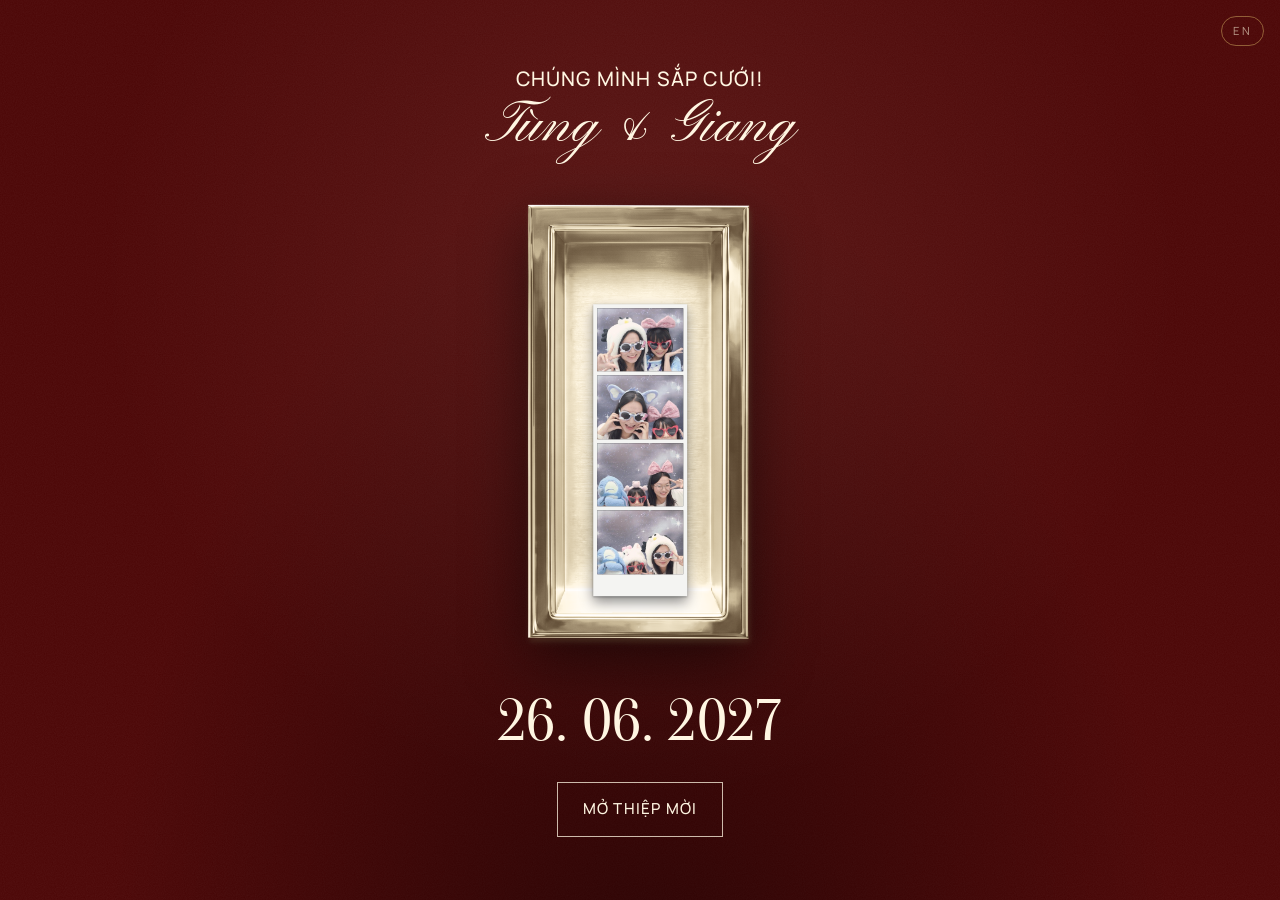
<file: src/index.html>
<!doctype html>
<html lang="vi">
<head>
  <meta charset="utf-8">
  <meta name="viewport" content="width=device-width, initial-scale=1">
  <!-- PLACEHOLDER: names -->
  <title data-i18n="booth.title">Tùng &amp; Giang · Lưu ngày cưới</title>
  <meta name="description" content="Chúng mình sắp cưới — hãy lưu lại ngày này nhé." data-i18n-attr="content:booth.desc">
  <meta name="theme-color" content="#4b0505">
  <link rel="icon" href="data:image/svg+xml,%3Csvg xmlns=%27http://www.w3.org/2000/svg%27 viewBox=%270 0 64 64%27%3E%3Ccircle cx=%2732%27 cy=%2732%27 r=%2730%27 fill=%27%234b0505%27 stroke=%27%23c9a25c%27 stroke-width=%273%27/%3E%3Cpath d=%27M32 46s-14-8-14-17a7 7 0 0 1 14-2 7 7 0 0 1 14 2c0 9-14 17-14 17z%27 fill=%27%23f6ecd9%27/%3E%3C/svg%3E">
  <link rel="stylesheet" href="assets/css/fonts.css">
  <link rel="stylesheet" href="assets/css/style.css">
  <script>
    document.documentElement.classList.add("js");
    // Saved non-default language: hide the page until i18n.js has translated it.
    try {
      if (localStorage.getItem("lang") === "en") {
        document.documentElement.classList.add("i18n-wait");
        setTimeout(() => document.documentElement.classList.remove("i18n-wait"), 2000);
      }
    } catch (e) {}
    // Arriving through a view transition: skip entrance fades on shared
    // elements so the morph lands on visible content.
    addEventListener("pagereveal", (e) => {
      if (e.viewTransition) document.documentElement.classList.add("vt-arrive");
    });
    // No cross-document view transitions (e.g. Firefox): use the fade fallback.
    if (!("onpagereveal" in window)) document.documentElement.classList.add("vt-fallback");
    // Personal link (?g=<token>): carry the token to the invitation and fetch
    // the guest's name now, so the invitation can greet them without waiting.
    const token = new URLSearchParams(location.search).get("g");
    const guestApi = token && /^[A-Za-z0-9_-]{22}$/.test(token) ? "/api/guest?g=" + token : "";
    const invitation = "invitation" + (guestApi ? "?g=" + token : "");
    if (guestApi) {
      fetch(guestApi)
        .then((res) => (res.ok ? res.json() : null))
        .then((guest) => {
          if (!guest || !guest.name) return;
          // Same guest: keep what we saved before (e.g. their reply).
          let saved = null;
          try { saved = JSON.parse(localStorage.getItem("guest")); } catch (e) {}
          const keep = saved && saved.token === token ? saved : {};
          localStorage.setItem("guest", JSON.stringify(Object.assign({}, keep, { token, name: guest.name })));
        })
        .catch(() => {});
    }
    // Chrome/Edge: render the invitation in the background so it opens instantly.
    // No speculation rules (Firefox, Safari): prefetch the invitation and its
    // assets into the cache so opening it doesn't wait on the network.
    if (HTMLScriptElement.supports && HTMLScriptElement.supports("speculationrules")) {
      const rules = document.createElement("script");
      rules.type = "speculationrules";
      rules.textContent = JSON.stringify({ prerender: [{ urls: [invitation], eagerness: "immediate" }] });
      document.head.append(rules);
    } else {
      [
        invitation,
        "assets/js/i18n.js",
        "assets/js/invitation.js",
        "assets/img/photo-1.svg",
        "assets/img/photo-2.svg",
        "assets/fonts/cormorant-garamond-normal-400-latin.woff2",
        "assets/fonts/cormorant-garamond-normal-500-latin.woff2",
        "assets/fonts/cormorant-garamond-italic-400-latin.woff2",
        "assets/fonts/manrope-normal-400-latin.woff2",
        "assets/fonts/manrope-normal-600-latin.woff2",
        "assets/fonts/cormorant-garamond-normal-400-vietnamese.woff2",
        "assets/fonts/cormorant-garamond-normal-500-vietnamese.woff2",
        "assets/fonts/manrope-normal-400-vietnamese.woff2",
        "assets/fonts/manrope-normal-600-vietnamese.woff2",
        "assets/fonts/pinyon-script-normal-400-vietnamese.woff2",
      ].forEach((href) => {
        const link = document.createElement("link");
        link.rel = "prefetch";
        link.href = href;
        document.head.append(link);
      });
    }
  </script>
</head>
<body>
  <button class="lang lang--corner" type="button" data-lang-toggle data-i18n="lang.toggle" data-i18n-attr="aria-label:lang.label" aria-label="Switch to English">EN</button>
  <main class="booth">
    <header class="booth__intro">
      <p class="eyebrow" data-i18n="booth.eyebrow">Chúng mình sắp cưới!</p>
      <!-- PLACEHOLDER: names -->
      <h1 class="script">Tùng &amp; Giang</h1>
    </header>

    <div class="shadowbox">
      <img class="shadowbox__frame" src="assets/img/frame.png" alt="" width="408" height="799">
      <div class="shadowbox__recess">
        <figure class="strip" aria-label="Dải ảnh photobooth của cô dâu chú rể" data-i18n-attr="aria-label:booth.strip">
          <div class="strip__frame"><img src="assets/img/photobooth/photo-1.png" alt="" width="317" height="226"></div>
          <div class="strip__frame"><img src="assets/img/photobooth/photo-2.png" alt="" width="316" height="224"></div>
          <div class="strip__frame"><img src="assets/img/photobooth/photo-3.png" alt="" width="316" height="229"></div>
          <div class="strip__frame"><img src="assets/img/photobooth/photo-4.png" alt="" width="319" height="227"></div>
        </figure>
      </div>
    </div>

    <!-- PLACEHOLDER: date -->
    <p class="booth__date" data-after style="--i:0"><time datetime="2027-06-26" data-i18n="booth.date">26. 06. 2027</time></p>

    <a class="btn btn--square" href="invitation" data-after style="--i:1" data-i18n="booth.open">Mở thiệp mời</a>
  </main>

  <script src="assets/js/i18n.js"></script>
  <script>
    document.querySelector('a[href="invitation"]').href = invitation;
  </script>
  <script src="assets/js/page-transitions.js"></script>
</body>
</html>
</file>
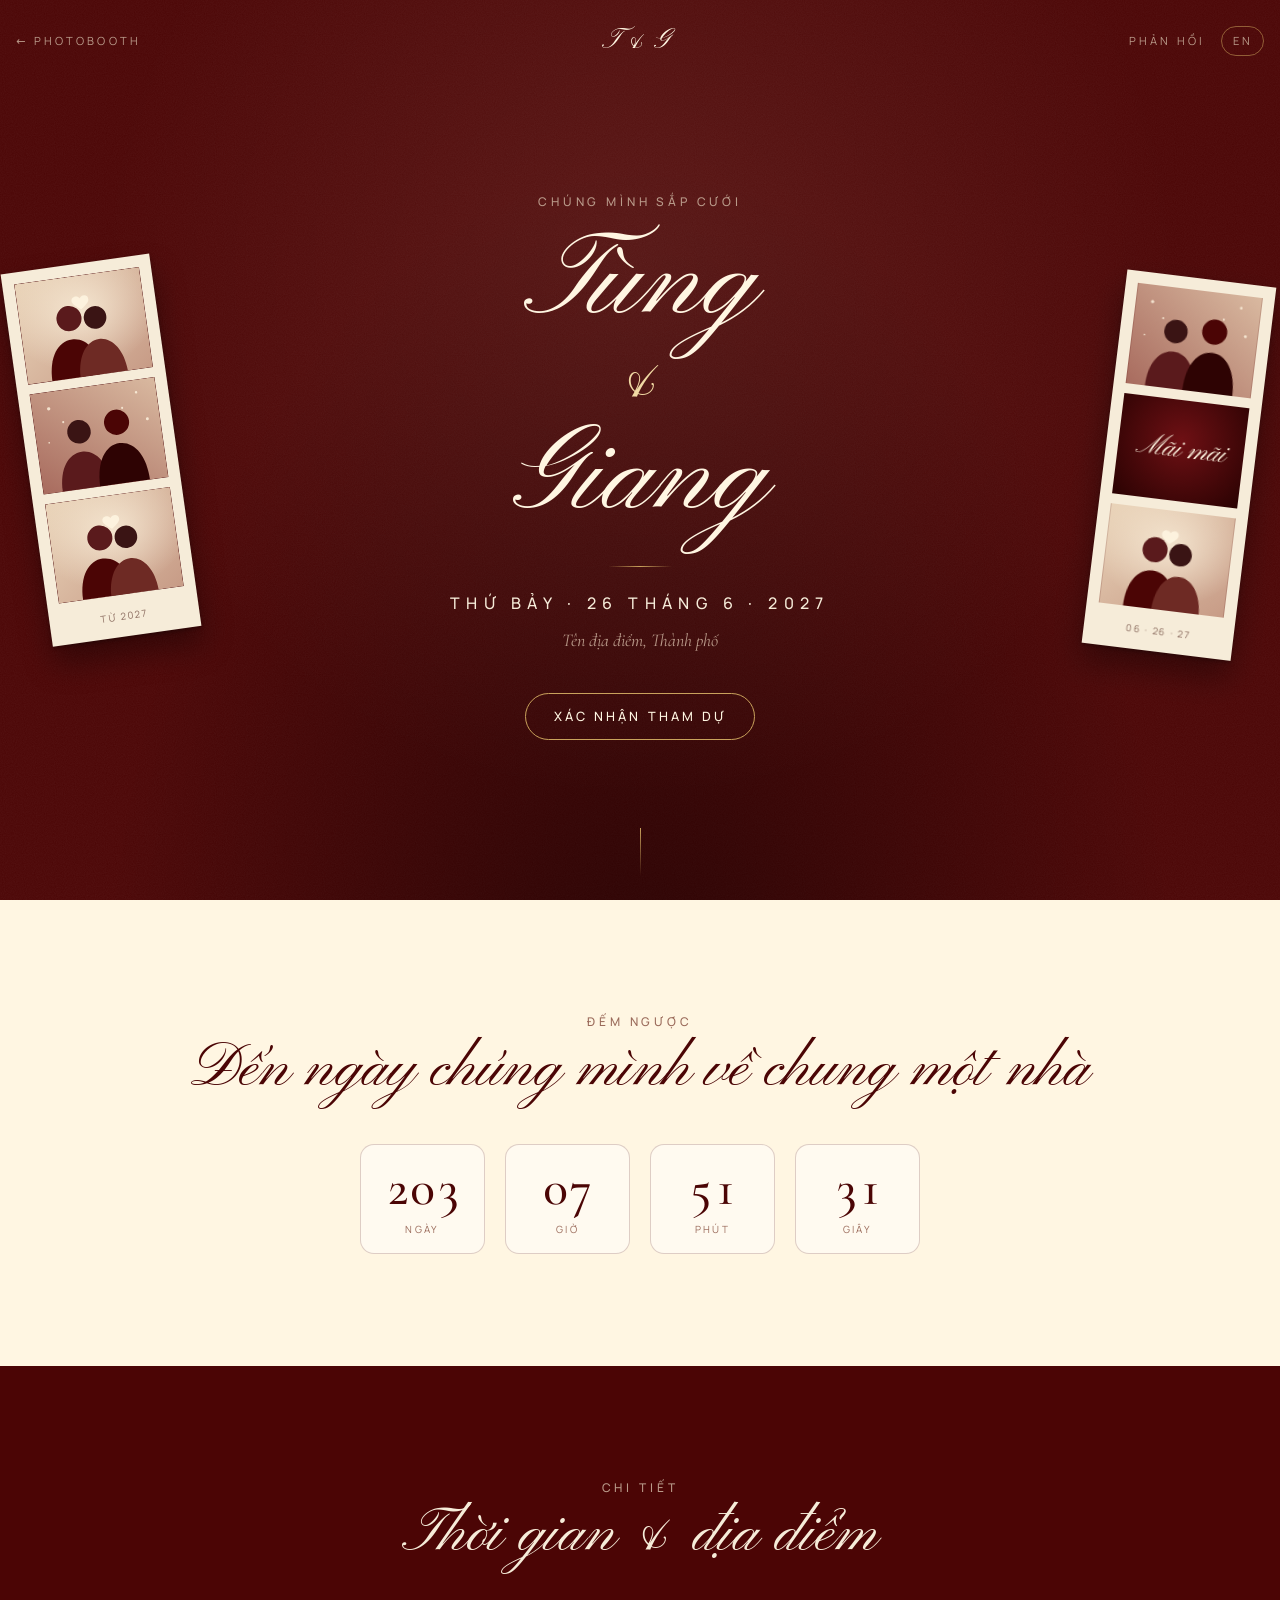
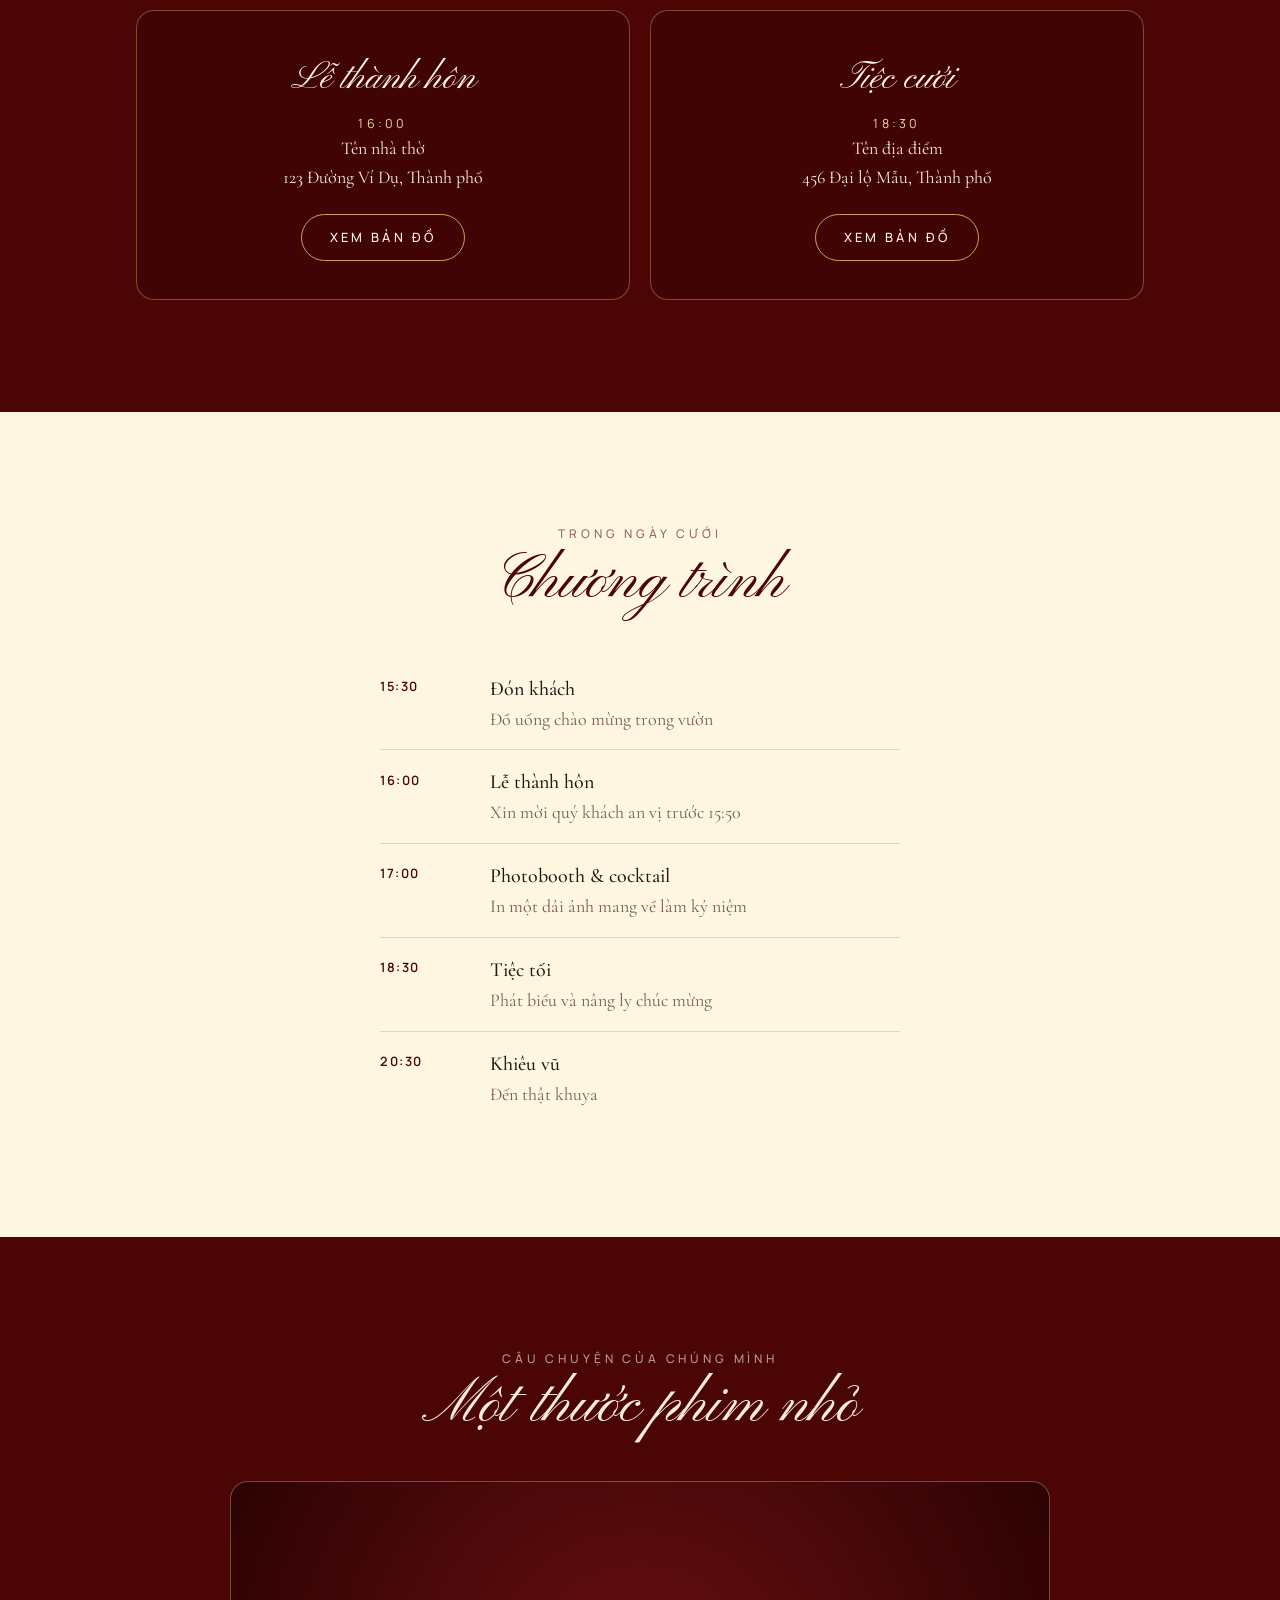
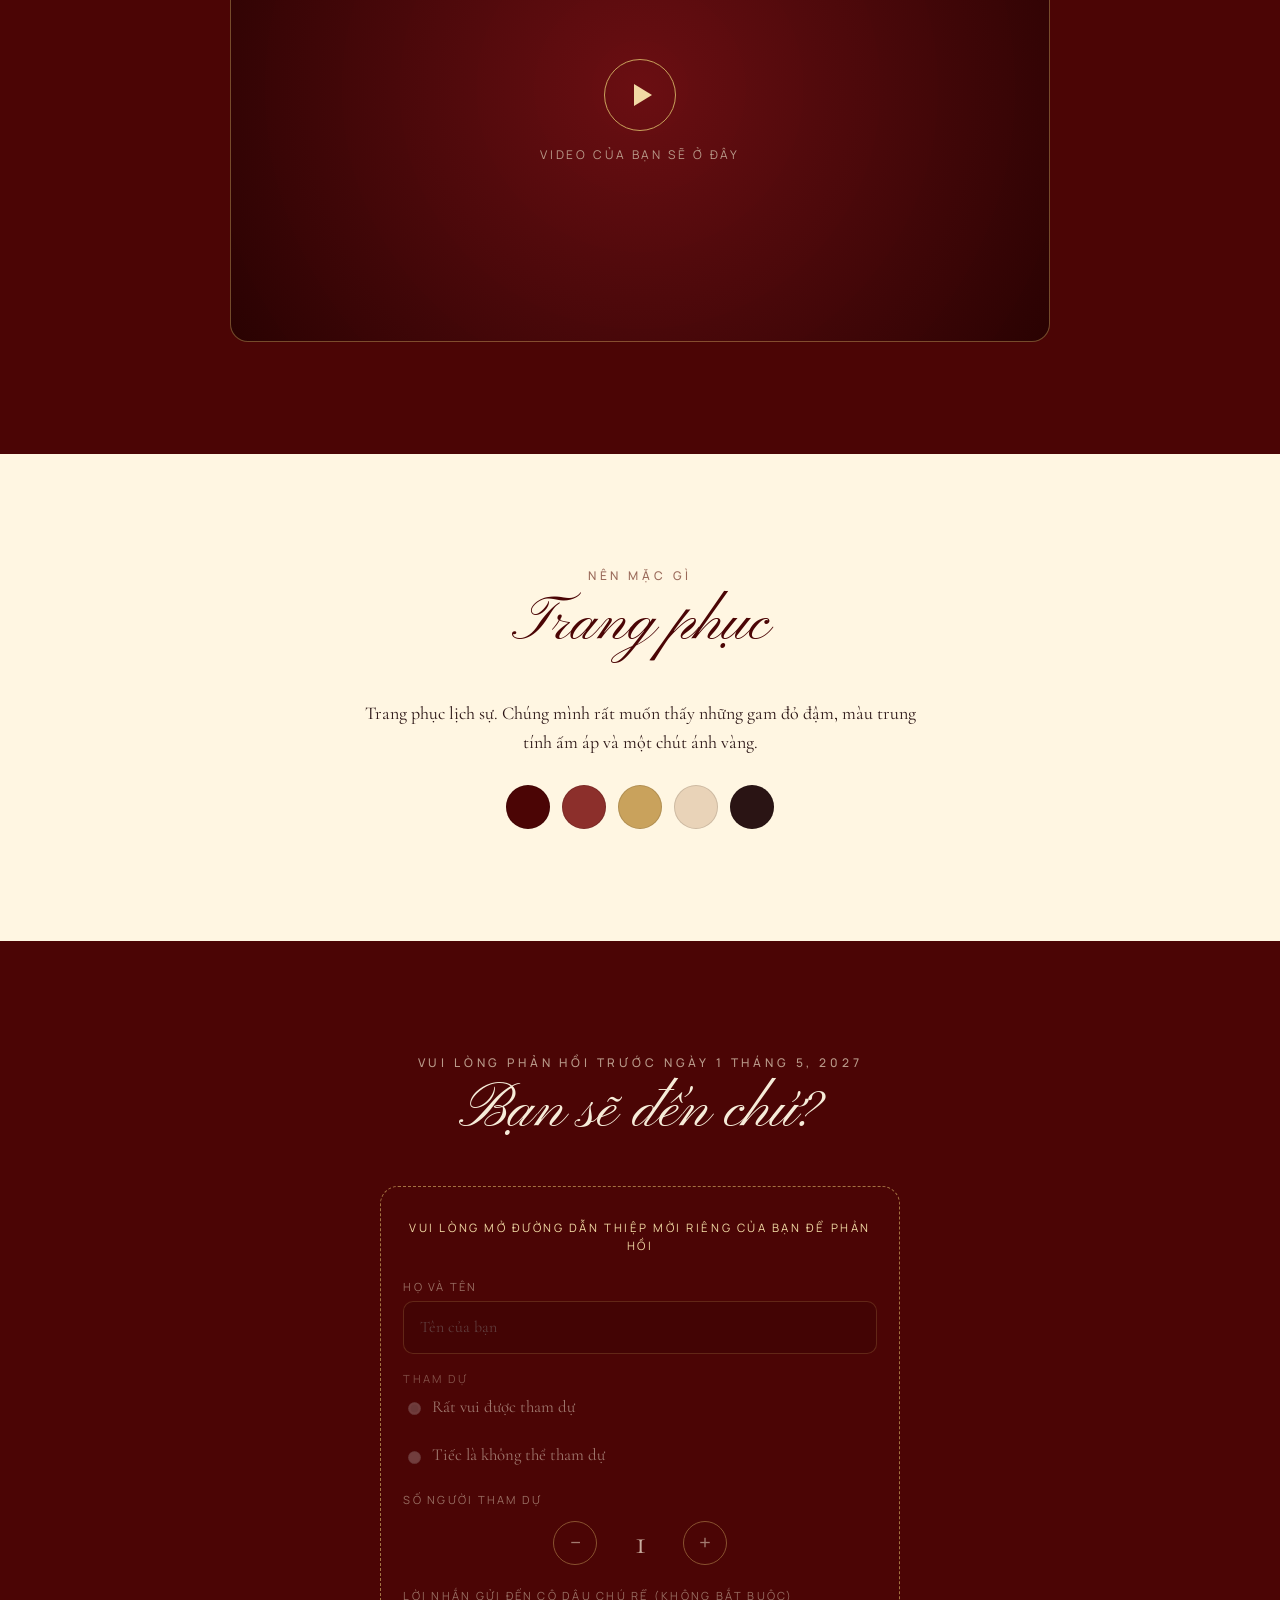
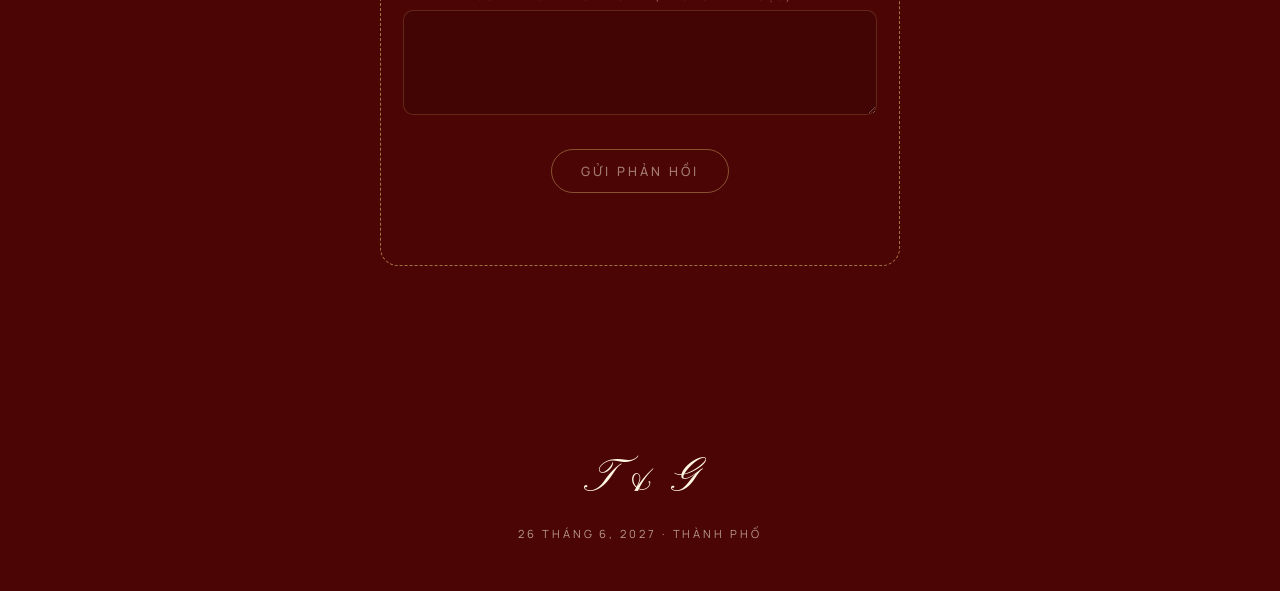
<file: src/invitation.html>
<!doctype html>
<html lang="vi">
<head>
  <meta charset="utf-8">
  <meta name="viewport" content="width=device-width, initial-scale=1">
  <!-- PLACEHOLDER: names -->
  <title data-i18n="inv.title">Tùng &amp; Giang · Thiệp mời</title>
  <meta name="description" content="Trân trọng kính mời bạn đến dự lễ cưới của chúng mình." data-i18n-attr="content:inv.desc">
  <meta name="theme-color" content="#4b0505">
  <link rel="icon" href="data:image/svg+xml,%3Csvg xmlns=%27http://www.w3.org/2000/svg%27 viewBox=%270 0 64 64%27%3E%3Ccircle cx=%2732%27 cy=%2732%27 r=%2730%27 fill=%27%234b0505%27 stroke=%27%23c9a25c%27 stroke-width=%273%27/%3E%3Cpath d=%27M32 46s-14-8-14-17a7 7 0 0 1 14-2 7 7 0 0 1 14 2c0 9-14 17-14 17z%27 fill=%27%23f6ecd9%27/%3E%3C/svg%3E">
  <link rel="stylesheet" href="assets/css/fonts.css">
  <link rel="stylesheet" href="assets/css/style.css">
  <script>
    document.documentElement.classList.add("js");
    // Saved non-default language: hide the page until i18n.js has translated it.
    try {
      if (localStorage.getItem("lang") === "en") {
        document.documentElement.classList.add("i18n-wait");
        setTimeout(() => document.documentElement.classList.remove("i18n-wait"), 2000);
      }
    } catch (e) {}
    // Personal link: reserve room for the greeting so it doesn't shift the hero.
    if (new URLSearchParams(location.search).has("g")) document.documentElement.classList.add("has-guest");
    // Arriving through a view transition: skip entrance fades on shared
    // elements so the morph lands on visible content.
    addEventListener("pagereveal", (e) => {
      if (e.viewTransition) document.documentElement.classList.add("vt-arrive");
    });
    // No cross-document view transitions (e.g. Firefox): use the fade fallback.
    if (!("onpagereveal" in window)) document.documentElement.classList.add("vt-fallback");
    // Prerendered from the booth page: hold entrance animations until shown.
    if (document.prerendering) {
      document.documentElement.classList.add("is-prerendering");
      document.addEventListener("prerenderingchange", () => {
        document.documentElement.classList.remove("is-prerendering");
      }, { once: true });
    }
  </script>
</head>
<body>
  <nav class="topbar" aria-label="Điều hướng" data-i18n-attr="aria-label:nav.label">
    <a href="/" data-i18n="nav.back">← Photobooth</a>
    <!-- PLACEHOLDER: initials -->
    <span class="monogram" aria-hidden="true">T &amp; G</span>
    <span class="topbar__end">
      <a href="#reply" data-i18n="nav.reply">Phản hồi</a>
      <button class="lang" type="button" data-lang-toggle data-i18n="lang.toggle" data-i18n-attr="aria-label:lang.label" aria-label="Switch to English">EN</button>
    </span>
  </nav>

  <main>
    <!-- Hero ------------------------------------------------------------- -->
    <header class="hero">
      <div class="hero__strip hero__strip--left" aria-hidden="true">
        <div class="strip">
          <div class="strip__frame"><img src="assets/img/photo-1.svg" alt=""></div>
          <div class="strip__frame"><img src="assets/img/photo-2.svg" alt=""></div>
          <div class="strip__frame"><img src="assets/img/photo-1.svg" alt=""></div>
          <p class="strip__caption" data-i18n="strip.est">Từ 2027</p>
        </div>
      </div>

      <div>
        <p class="eyebrow hero__greeting" id="guest-greeting" data-enter style="--i:0"></p>
        <p class="eyebrow" data-enter style="--i:1" data-i18n="hero.eyebrow">Chúng mình sắp cưới</p>
        <!-- PLACEHOLDER: names -->
        <h1 class="hero__names" data-enter style="--i:2">Tùng <span>&amp;</span> Giang</h1>
        <hr class="divider" data-enter style="--i:3">
        <!-- PLACEHOLDER: date and place -->
        <p class="hero__date" data-enter style="--i:4" data-i18n="hero.date">Thứ Bảy · 26 tháng 6 · 2027</p>
        <p class="hero__place" data-enter style="--i:5" data-i18n="hero.place">Tên địa điểm, Thành phố</p>
        <div data-enter style="--i:6">
          <a class="btn" href="#reply" data-i18n="hero.cta">Xác nhận tham dự</a>
        </div>
      </div>

      <div class="hero__strip hero__strip--right" aria-hidden="true">
        <div class="strip">
          <div class="strip__frame"><img src="assets/img/photo-2.svg" alt=""></div>
          <div class="strip__frame strip__frame--title"><span class="script" data-i18n="strip.forever">Mãi mãi</span></div>
          <div class="strip__frame"><img src="assets/img/photo-1.svg" alt=""></div>
          <p class="strip__caption">06 · 26 · 27</p>
        </div>
      </div>

      <span class="scroll-cue" aria-hidden="true"></span>
    </header>

    <!-- Countdown -------------------------------------------------------- -->
    <section class="section section--light" aria-labelledby="countdown-title">
      <div class="container">
        <p class="eyebrow" data-reveal data-i18n="countdown.eyebrow">Đếm ngược</p>
        <h2 class="section__title" id="countdown-title" data-reveal data-i18n="countdown.title">Đến ngày chúng mình về chung một nhà</h2>
        <!-- PLACEHOLDER: ceremony start, with your time-zone offset -->
        <div class="countdown" id="countdown" data-date="2027-06-26T16:00:00+07:00" data-reveal>
          <div class="countdown__unit"><span class="countdown__value" data-unit="days">--</span><span class="countdown__label" data-i18n="countdown.days">Ngày</span></div>
          <div class="countdown__unit"><span class="countdown__value" data-unit="hours">--</span><span class="countdown__label" data-i18n="countdown.hours">Giờ</span></div>
          <div class="countdown__unit"><span class="countdown__value" data-unit="minutes">--</span><span class="countdown__label" data-i18n="countdown.minutes">Phút</span></div>
          <div class="countdown__unit"><span class="countdown__value" data-unit="seconds">--</span><span class="countdown__label" data-i18n="countdown.seconds">Giây</span></div>
        </div>
      </div>
    </section>

    <!-- Details ---------------------------------------------------------- -->
    <section class="section" aria-labelledby="details-title">
      <div class="container">
        <p class="eyebrow" data-reveal data-i18n="details.eyebrow">Chi tiết</p>
        <h2 class="section__title" id="details-title" data-reveal data-i18n="details.title">Thời gian &amp; địa điểm</h2>
        <!-- PLACEHOLDER: event details and map links -->
        <div class="cards">
          <article class="card" data-reveal>
            <h3 data-i18n="details.ceremony">Lễ thành hôn</h3>
            <p class="card__time" data-i18n="details.ceremonyTime">16:00</p>
            <p data-i18n="details.ceremonyPlace">Tên nhà thờ</p>
            <p data-i18n="details.ceremonyAddress">123 Đường Ví Dụ, Thành phố</p>
            <a class="btn" href="#" data-i18n="details.map">Xem bản đồ</a>
          </article>
          <article class="card" data-reveal>
            <h3 data-i18n="details.reception">Tiệc cưới</h3>
            <p class="card__time" data-i18n="details.receptionTime">18:30</p>
            <p data-i18n="details.receptionPlace">Tên địa điểm</p>
            <p data-i18n="details.receptionAddress">456 Đại lộ Mẫu, Thành phố</p>
            <a class="btn" href="#" data-i18n="details.map">Xem bản đồ</a>
          </article>
        </div>
      </div>
    </section>

    <!-- Schedule --------------------------------------------------------- -->
    <section class="section section--light" aria-labelledby="schedule-title">
      <div class="container">
        <p class="eyebrow" data-reveal data-i18n="schedule.eyebrow">Trong ngày cưới</p>
        <h2 class="section__title" id="schedule-title" data-reveal data-i18n="schedule.title">Chương trình</h2>
        <!-- PLACEHOLDER: schedule -->
        <ol class="timeline" data-reveal>
          <li><time data-i18n="schedule.t1">15:30</time><div><strong data-i18n="schedule.a1">Đón khách</strong><span data-i18n="schedule.b1">Đồ uống chào mừng trong vườn</span></div></li>
          <li><time data-i18n="schedule.t2">16:00</time><div><strong data-i18n="schedule.a2">Lễ thành hôn</strong><span data-i18n="schedule.b2">Xin mời quý khách an vị trước 15:50</span></div></li>
          <li><time data-i18n="schedule.t3">17:00</time><div><strong data-i18n="schedule.a3">Photobooth &amp; cocktail</strong><span data-i18n="schedule.b3">In một dải ảnh mang về làm kỷ niệm</span></div></li>
          <li><time data-i18n="schedule.t4">18:30</time><div><strong data-i18n="schedule.a4">Tiệc tối</strong><span data-i18n="schedule.b4">Phát biểu và nâng ly chúc mừng</span></div></li>
          <li><time data-i18n="schedule.t5">20:30</time><div><strong data-i18n="schedule.a5">Khiêu vũ</strong><span data-i18n="schedule.b5">Đến thật khuya</span></div></li>
        </ol>
      </div>
    </section>

    <!-- Video ------------------------------------------------------------ -->
    <section class="section" aria-labelledby="video-title">
      <div class="container">
        <p class="eyebrow" data-reveal data-i18n="video.eyebrow">Câu chuyện của chúng mình</p>
        <h2 class="section__title" id="video-title" data-reveal data-i18n="video.title">Một thước phim nhỏ</h2>
        <div class="video" data-reveal>
          <!-- PLACEHOLDER: replace this block with your own video, e.g.
               <video src="assets/video/our-story.mp4" poster="assets/img/poster.jpg" controls playsinline preload="metadata"></video> -->
          <div class="video__placeholder">
            <span class="video__play" aria-hidden="true"></span>
            <span data-i18n="video.placeholder">Video của bạn sẽ ở đây</span>
          </div>
        </div>
      </div>
    </section>

    <!-- Dress code ------------------------------------------------------- -->
    <section class="section section--light" aria-labelledby="dress-title">
      <div class="container">
        <p class="eyebrow" data-reveal data-i18n="dress.eyebrow">Nên mặc gì</p>
        <h2 class="section__title" id="dress-title" data-reveal data-i18n="dress.title">Trang phục</h2>
        <!-- PLACEHOLDER: dress code -->
        <p class="prose" data-reveal data-i18n="dress.prose">Trang phục lịch sự. Chúng mình rất muốn thấy những gam đỏ đậm, màu trung tính ấm áp và một chút ánh vàng.</p>
        <ul class="swatches" aria-label="Màu sắc gợi ý" data-i18n-attr="aria-label:dress.swatches" data-reveal>
          <li style="background:#4b0505" title="Đỏ burgundy" data-i18n-attr="title:dress.burgundy"></li>
          <li style="background:#8c2f2b" title="Đỏ garnet" data-i18n-attr="title:dress.garnet"></li>
          <li style="background:#c9a25c" title="Vàng cổ điển" data-i18n-attr="title:dress.gold"></li>
          <li style="background:#e9d3b8" title="Champagne" data-i18n-attr="title:dress.champagne"></li>
          <li style="background:#2a1414" title="Nâu espresso" data-i18n-attr="title:dress.espresso"></li>
        </ul>
      </div>
    </section>

    <!-- Reply ------------------------------------------------------------- -->
    <section class="section" id="reply" aria-labelledby="reply-title">
      <div class="container">
        <p class="eyebrow" data-reveal data-i18n="reply.eyebrow">Vui lòng phản hồi trước ngày 1 tháng 5, 2027</p>
        <h2 class="section__title" id="reply-title" data-reveal data-i18n="reply.title">Bạn sẽ đến chứ?</h2>
        <form class="reply" id="reply-form" data-reveal>
          <p class="reply__note" id="reply-note" data-i18n="reply.noteLocked">Vui lòng mở đường dẫn thiệp mời riêng của bạn để phản hồi</p>
          <fieldset id="reply-fields" disabled>
            <div class="field">
              <label for="reply-name" data-i18n="reply.name">Họ và tên</label>
              <input id="reply-name" name="name" type="text" autocomplete="name" placeholder="Tên của bạn" data-i18n-attr="placeholder:reply.namePlaceholder" maxlength="100" required>
            </div>
            <fieldset class="field field--choice">
              <legend data-i18n="reply.attending">Tham dự</legend>
              <label><input type="radio" name="attending" value="yes" required checked> <span data-i18n="reply.yes">Rất vui được tham dự</span></label>
              <label><input type="radio" name="attending" value="no"> <span data-i18n="reply.no">Tiếc là không thể tham dự</span></label>
            </fieldset>
            <div class="field" id="reply-guests-field">
              <p class="field__label" id="reply-guests-label" data-i18n="reply.guests">Số người tham dự</p>
              <div class="stepper" role="group" aria-labelledby="reply-guests-label">
                <button class="stepper__btn" type="button" data-step="-1" aria-label="Giảm số người" data-i18n-attr="aria-label:reply.guestsLess">&minus;</button>
                <output class="stepper__value" id="reply-guests-value" aria-live="polite">1</output>
                <button class="stepper__btn" type="button" data-step="1" aria-label="Tăng số người" data-i18n-attr="aria-label:reply.guestsMore">+</button>
                <input type="hidden" id="reply-guests" name="guests" value="1">
              </div>
            </div>
            <div class="field">
              <label for="reply-message" data-i18n="reply.message">Lời nhắn gửi đến cô dâu chú rể (không bắt buộc)</label>
              <textarea id="reply-message" name="message" rows="3" maxlength="1000"></textarea>
            </div>
            <button class="btn" type="submit" data-i18n="reply.submit">Gửi phản hồi</button>
            <p class="reply__status" id="reply-status" role="status" aria-live="polite"></p>
          </fieldset>
        </form>
      </div>
    </section>
  </main>

  <footer class="footer">
    <!-- PLACEHOLDER: initials -->
    <span class="monogram" aria-hidden="true">T &amp; G</span>
    <p data-i18n="footer.date">26 tháng 6, 2027 · Thành phố</p>
  </footer>

  <script src="assets/js/i18n.js"></script>
  <script src="assets/js/invitation.js"></script>
  <script src="assets/js/page-transitions.js"></script>
</body>
</html>
</file>
<file: src/assets/css/fonts.css>
/* Open-licence fonts (SIL OFL 1.1) from Google Fonts, self-hosted. */
@font-face {
  font-family: 'Cormorant Garamond';
  font-style: italic;
  font-weight: 400;
  font-display: swap;
  src: url(../fonts/cormorant-garamond-italic-400-latin-ext.woff2) format('woff2');
  unicode-range: U+0100-02BA, U+02BD-02C5, U+02C7-02CC, U+02CE-02D7, U+02DD-02FF, U+0304, U+0308, U+0329, U+1D00-1DBF, U+1E00-1E9F, U+1EF2-1EFF, U+2020, U+20A0-20AB, U+20AD-20C0, U+2113, U+2C60-2C7F, U+A720-A7FF;
}
@font-face {
  font-family: 'Cormorant Garamond';
  font-style: italic;
  font-weight: 400;
  font-display: swap;
  src: url(../fonts/cormorant-garamond-italic-400-latin.woff2) format('woff2');
  unicode-range: U+0000-00FF, U+0131, U+0152-0153, U+02BB-02BC, U+02C6, U+02DA, U+02DC, U+0304, U+0308, U+0329, U+2000-206F, U+20AC, U+2122, U+2191, U+2193, U+2212, U+2215, U+FEFF, U+FFFD;
}
@font-face {
  font-family: 'Cormorant Garamond';
  font-style: normal;
  font-weight: 400;
  font-display: swap;
  src: url(../fonts/cormorant-garamond-normal-400-latin-ext.woff2) format('woff2');
  unicode-range: U+0100-02BA, U+02BD-02C5, U+02C7-02CC, U+02CE-02D7, U+02DD-02FF, U+0304, U+0308, U+0329, U+1D00-1DBF, U+1E00-1E9F, U+1EF2-1EFF, U+2020, U+20A0-20AB, U+20AD-20C0, U+2113, U+2C60-2C7F, U+A720-A7FF;
}
@font-face {
  font-family: 'Cormorant Garamond';
  font-style: normal;
  font-weight: 400;
  font-display: swap;
  src: url(../fonts/cormorant-garamond-normal-400-latin.woff2) format('woff2');
  unicode-range: U+0000-00FF, U+0131, U+0152-0153, U+02BB-02BC, U+02C6, U+02DA, U+02DC, U+0304, U+0308, U+0329, U+2000-206F, U+20AC, U+2122, U+2191, U+2193, U+2212, U+2215, U+FEFF, U+FFFD;
}
@font-face {
  font-family: 'Cormorant Garamond';
  font-style: normal;
  font-weight: 500;
  font-display: swap;
  src: url(../fonts/cormorant-garamond-normal-500-latin-ext.woff2) format('woff2');
  unicode-range: U+0100-02BA, U+02BD-02C5, U+02C7-02CC, U+02CE-02D7, U+02DD-02FF, U+0304, U+0308, U+0329, U+1D00-1DBF, U+1E00-1E9F, U+1EF2-1EFF, U+2020, U+20A0-20AB, U+20AD-20C0, U+2113, U+2C60-2C7F, U+A720-A7FF;
}
@font-face {
  font-family: 'Cormorant Garamond';
  font-style: normal;
  font-weight: 500;
  font-display: swap;
  src: url(../fonts/cormorant-garamond-normal-500-latin.woff2) format('woff2');
  unicode-range: U+0000-00FF, U+0131, U+0152-0153, U+02BB-02BC, U+02C6, U+02DA, U+02DC, U+0304, U+0308, U+0329, U+2000-206F, U+20AC, U+2122, U+2191, U+2193, U+2212, U+2215, U+FEFF, U+FFFD;
}
@font-face {
  font-family: 'Manrope';
  font-style: normal;
  font-weight: 300;
  font-display: swap;
  src: url(../fonts/manrope-normal-300-latin-ext.woff2) format('woff2');
  unicode-range: U+0100-02BA, U+02BD-02C5, U+02C7-02CC, U+02CE-02D7, U+02DD-02FF, U+0304, U+0308, U+0329, U+1D00-1DBF, U+1E00-1E9F, U+1EF2-1EFF, U+2020, U+20A0-20AB, U+20AD-20C0, U+2113, U+2C60-2C7F, U+A720-A7FF;
}
@font-face {
  font-family: 'Manrope';
  font-style: normal;
  font-weight: 300;
  font-display: swap;
  src: url(../fonts/manrope-normal-300-latin.woff2) format('woff2');
  unicode-range: U+0000-00FF, U+0131, U+0152-0153, U+02BB-02BC, U+02C6, U+02DA, U+02DC, U+0304, U+0308, U+0329, U+2000-206F, U+20AC, U+2122, U+2191, U+2193, U+2212, U+2215, U+FEFF, U+FFFD;
}
@font-face {
  font-family: 'Manrope';
  font-style: normal;
  font-weight: 400;
  font-display: swap;
  src: url(../fonts/manrope-normal-400-latin-ext.woff2) format('woff2');
  unicode-range: U+0100-02BA, U+02BD-02C5, U+02C7-02CC, U+02CE-02D7, U+02DD-02FF, U+0304, U+0308, U+0329, U+1D00-1DBF, U+1E00-1E9F, U+1EF2-1EFF, U+2020, U+20A0-20AB, U+20AD-20C0, U+2113, U+2C60-2C7F, U+A720-A7FF;
}
@font-face {
  font-family: 'Manrope';
  font-style: normal;
  font-weight: 400;
  font-display: swap;
  src: url(../fonts/manrope-normal-400-latin.woff2) format('woff2');
  unicode-range: U+0000-00FF, U+0131, U+0152-0153, U+02BB-02BC, U+02C6, U+02DA, U+02DC, U+0304, U+0308, U+0329, U+2000-206F, U+20AC, U+2122, U+2191, U+2193, U+2212, U+2215, U+FEFF, U+FFFD;
}
@font-face {
  font-family: 'Manrope';
  font-style: normal;
  font-weight: 500;
  font-display: swap;
  src: url(../fonts/manrope-normal-500-latin-ext.woff2) format('woff2');
  unicode-range: U+0100-02BA, U+02BD-02C5, U+02C7-02CC, U+02CE-02D7, U+02DD-02FF, U+0304, U+0308, U+0329, U+1D00-1DBF, U+1E00-1E9F, U+1EF2-1EFF, U+2020, U+20A0-20AB, U+20AD-20C0, U+2113, U+2C60-2C7F, U+A720-A7FF;
}
@font-face {
  font-family: 'Manrope';
  font-style: normal;
  font-weight: 500;
  font-display: swap;
  src: url(../fonts/manrope-normal-500-latin.woff2) format('woff2');
  unicode-range: U+0000-00FF, U+0131, U+0152-0153, U+02BB-02BC, U+02C6, U+02DA, U+02DC, U+0304, U+0308, U+0329, U+2000-206F, U+20AC, U+2122, U+2191, U+2193, U+2212, U+2215, U+FEFF, U+FFFD;
}
@font-face {
  font-family: 'Manrope';
  font-style: normal;
  font-weight: 600;
  font-display: swap;
  src: url(../fonts/manrope-normal-600-latin-ext.woff2) format('woff2');
  unicode-range: U+0100-02BA, U+02BD-02C5, U+02C7-02CC, U+02CE-02D7, U+02DD-02FF, U+0304, U+0308, U+0329, U+1D00-1DBF, U+1E00-1E9F, U+1EF2-1EFF, U+2020, U+20A0-20AB, U+20AD-20C0, U+2113, U+2C60-2C7F, U+A720-A7FF;
}
@font-face {
  font-family: 'Manrope';
  font-style: normal;
  font-weight: 600;
  font-display: swap;
  src: url(../fonts/manrope-normal-600-latin.woff2) format('woff2');
  unicode-range: U+0000-00FF, U+0131, U+0152-0153, U+02BB-02BC, U+02C6, U+02DA, U+02DC, U+0304, U+0308, U+0329, U+2000-206F, U+20AC, U+2122, U+2191, U+2193, U+2212, U+2215, U+FEFF, U+FFFD;
}
@font-face {
  font-family: 'Pinyon Script';
  font-style: normal;
  font-weight: 400;
  font-display: swap;
  src: url(../fonts/pinyon-script-normal-400-latin-ext.woff2) format('woff2');
  unicode-range: U+0100-02BA, U+02BD-02C5, U+02C7-02CC, U+02CE-02D7, U+02DD-02FF, U+0304, U+0308, U+0329, U+1D00-1DBF, U+1E00-1E9F, U+1EF2-1EFF, U+2020, U+20A0-20AB, U+20AD-20C0, U+2113, U+2C60-2C7F, U+A720-A7FF;
}
@font-face {
  font-family: 'Pinyon Script';
  font-style: normal;
  font-weight: 400;
  font-display: swap;
  src: url(../fonts/pinyon-script-normal-400-latin.woff2) format('woff2');
  unicode-range: U+0000-00FF, U+0131, U+0152-0153, U+02BB-02BC, U+02C6, U+02DA, U+02DC, U+0304, U+0308, U+0329, U+2000-206F, U+20AC, U+2122, U+2191, U+2193, U+2212, U+2215, U+FEFF, U+FFFD;
}
@font-face {
  font-family: 'Oranienbaum';
  font-style: normal;
  font-weight: 400;
  font-display: swap;
  src: url(../fonts/oranienbaum-normal-400-latin-ext.woff2) format('woff2');
  unicode-range: U+0100-02BA, U+02BD-02C5, U+02C7-02CC, U+02CE-02D7, U+02DD-02FF, U+0304, U+0308, U+0329, U+1D00-1DBF, U+1E00-1E9F, U+1EF2-1EFF, U+2020, U+20A0-20AB, U+20AD-20C0, U+2113, U+2C60-2C7F, U+A720-A7FF;
}
@font-face {
  font-family: 'Oranienbaum';
  font-style: normal;
  font-weight: 400;
  font-display: swap;
  src: url(../fonts/oranienbaum-normal-400-latin.woff2) format('woff2');
  unicode-range: U+0000-00FF, U+0131, U+0152-0153, U+02BB-02BC, U+02C6, U+02DA, U+02DC, U+0304, U+0308, U+0329, U+2000-206F, U+20AC, U+2122, U+2191, U+2193, U+2212, U+2215, U+FEFF, U+FFFD;
}
@font-face {
  font-family: 'Cormorant Garamond';
  font-style: italic;
  font-weight: 400;
  font-display: swap;
  src: url(../fonts/cormorant-garamond-italic-400-vietnamese.woff2) format('woff2');
  unicode-range: U+0102-0103, U+0110-0111, U+0128-0129, U+0168-0169, U+01A0-01A1, U+01AF-01B0, U+0300-0301, U+0303-0304, U+0308-0309, U+0323, U+0329, U+1EA0-1EF9, U+20AB;
}
@font-face {
  font-family: 'Cormorant Garamond';
  font-style: normal;
  font-weight: 400;
  font-display: swap;
  src: url(../fonts/cormorant-garamond-normal-400-vietnamese.woff2) format('woff2');
  unicode-range: U+0102-0103, U+0110-0111, U+0128-0129, U+0168-0169, U+01A0-01A1, U+01AF-01B0, U+0300-0301, U+0303-0304, U+0308-0309, U+0323, U+0329, U+1EA0-1EF9, U+20AB;
}
@font-face {
  font-family: 'Cormorant Garamond';
  font-style: normal;
  font-weight: 500;
  font-display: swap;
  src: url(../fonts/cormorant-garamond-normal-500-vietnamese.woff2) format('woff2');
  unicode-range: U+0102-0103, U+0110-0111, U+0128-0129, U+0168-0169, U+01A0-01A1, U+01AF-01B0, U+0300-0301, U+0303-0304, U+0308-0309, U+0323, U+0329, U+1EA0-1EF9, U+20AB;
}
@font-face {
  font-family: 'Manrope';
  font-style: normal;
  font-weight: 300;
  font-display: swap;
  src: url(../fonts/manrope-normal-300-vietnamese.woff2) format('woff2');
  unicode-range: U+0102-0103, U+0110-0111, U+0128-0129, U+0168-0169, U+01A0-01A1, U+01AF-01B0, U+0300-0301, U+0303-0304, U+0308-0309, U+0323, U+0329, U+1EA0-1EF9, U+20AB;
}
@font-face {
  font-family: 'Manrope';
  font-style: normal;
  font-weight: 400;
  font-display: swap;
  src: url(../fonts/manrope-normal-400-vietnamese.woff2) format('woff2');
  unicode-range: U+0102-0103, U+0110-0111, U+0128-0129, U+0168-0169, U+01A0-01A1, U+01AF-01B0, U+0300-0301, U+0303-0304, U+0308-0309, U+0323, U+0329, U+1EA0-1EF9, U+20AB;
}
@font-face {
  font-family: 'Manrope';
  font-style: normal;
  font-weight: 500;
  font-display: swap;
  src: url(../fonts/manrope-normal-500-vietnamese.woff2) format('woff2');
  unicode-range: U+0102-0103, U+0110-0111, U+0128-0129, U+0168-0169, U+01A0-01A1, U+01AF-01B0, U+0300-0301, U+0303-0304, U+0308-0309, U+0323, U+0329, U+1EA0-1EF9, U+20AB;
}
@font-face {
  font-family: 'Manrope';
  font-style: normal;
  font-weight: 600;
  font-display: swap;
  src: url(../fonts/manrope-normal-600-vietnamese.woff2) format('woff2');
  unicode-range: U+0102-0103, U+0110-0111, U+0128-0129, U+0168-0169, U+01A0-01A1, U+01AF-01B0, U+0300-0301, U+0303-0304, U+0308-0309, U+0323, U+0329, U+1EA0-1EF9, U+20AB;
}
@font-face {
  font-family: 'Pinyon Script';
  font-style: normal;
  font-weight: 400;
  font-display: swap;
  src: url(../fonts/pinyon-script-normal-400-vietnamese.woff2) format('woff2');
  unicode-range: U+0102-0103, U+0110-0111, U+0128-0129, U+0168-0169, U+01A0-01A1, U+01AF-01B0, U+0300-0301, U+0303-0304, U+0308-0309, U+0323, U+0329, U+1EA0-1EF9, U+20AB;
}
</file>
<file: src/assets/css/style.css>
/* ==========================================================================
   Wedding site — shared styles
   Booth page (index.html) + invitation page (invitation.html)
   ========================================================================== */

:root {
  --burgundy: #4b0505;
  --burgundy-deep: #2a0202;
  --wine: #6e1014;
  --cream: #f6ecd9;
  --cream-soft: #fff6e2;
  --ink: #2a1414;
  --muted: #b99a8a;
  --brass-light: #f1d9a4;
  --brass: #c9a25c;
  --brass-dark: #7d5a24;

  --font-script: "Pinyon Script", cursive;
  --font-serif: "Cormorant Garamond", Georgia, serif;
  --font-sans: "Manrope", system-ui, sans-serif;

  --ease-out: cubic-bezier(0.22, 1, 0.36, 1);
}

*,
*::before,
*::after {
  box-sizing: border-box;
}

html {
  -webkit-text-size-adjust: 100%;
}

body {
  margin: 0;
  min-height: 100vh;
  min-height: 100dvh;
  background-color: var(--burgundy);
  /* soft vignette + fine paper grain */
  background-image:
    radial-gradient(ellipse at 50% 30%, rgba(255, 220, 200, 0.08), transparent 60%),
    radial-gradient(ellipse at 50% 120%, rgba(0, 0, 0, 0.45), transparent 60%),
    url("data:image/svg+xml,%3Csvg xmlns='http://www.w3.org/2000/svg' width='160' height='160'%3E%3Cfilter id='n'%3E%3CfeTurbulence type='fractalNoise' baseFrequency='0.9' numOctaves='2' stitchTiles='stitch'/%3E%3CfeColorMatrix values='0 0 0 0 1 0 0 0 0 1 0 0 0 0 1 0 0 0 0.05 0'/%3E%3C/filter%3E%3Crect width='100%25' height='100%25' filter='url(%23n)'/%3E%3C/svg%3E");
  background-attachment: fixed;
  color: var(--cream);
  font-family: var(--font-serif);
  font-size: 1.125rem;
  line-height: 1.6;
}

img {
  display: block;
  max-width: 100%;
}

a {
  color: inherit;
}

:focus-visible {
  outline: 2px solid var(--brass-light);
  outline-offset: 3px;
}

.eyebrow {
  margin: 0;
  font-family: var(--font-sans);
  font-size: 0.75rem;
  font-weight: 500;
  letter-spacing: 0.32em;
  text-transform: uppercase;
  color: var(--muted);
}

.script {
  font-family: var(--font-script);
  font-weight: 400;
  line-height: 1.1;
}

/* Buttons ----------------------------------------------------------------- */

.btn {
  display: inline-flex;
  align-items: center;
  justify-content: center;
  gap: 0.6em;
  padding: 0.95em 2.2em;
  border: 1px solid var(--brass);
  border-radius: 999px;
  background: transparent;
  color: var(--cream-soft);
  font-family: var(--font-sans);
  font-size: 0.8rem;
  font-weight: 500;
  letter-spacing: 0.24em;
  text-transform: uppercase;
  text-decoration: none;
  cursor: pointer;
  transition: background-color 0.3s, color 0.3s, transform 0.3s var(--ease-out);
}

.btn:hover {
  background: var(--brass);
  color: var(--burgundy-deep);
}

.btn:active {
  transform: translateY(1px);
}

/* ==========================================================================
   Photo strip (used on both pages)
   ========================================================================== */

.strip {
  --strip-w: 200px;
  width: var(--strip-w);
  margin: 0;
  padding: 12px 12px 0;
  background: var(--cream);
  box-shadow: 0 18px 30px rgba(0, 0, 0, 0.35), 0 2px 4px rgba(0, 0, 0, 0.25);
  color: var(--ink);
}

.strip__frame {
  position: relative;
  aspect-ratio: 5 / 4;
  margin-bottom: 10px;
  overflow: hidden;
  background: var(--burgundy);
}

.strip__frame img {
  width: 100%;
  height: 100%;
  object-fit: cover;
}

.strip__frame--title {
  display: grid;
  place-items: center;
  background:
    radial-gradient(circle at 50% 40%, var(--wine), var(--burgundy-deep));
  color: var(--cream-soft);
  text-align: center;
}

.strip__frame--title .script {
  font-size: calc(var(--strip-w) * 0.19);
}

.strip__caption {
  margin: 0;
  padding: 4px 0 12px;
  font-family: var(--font-sans);
  font-size: 0.6rem;
  letter-spacing: 0.3em;
  text-align: center;
  text-transform: uppercase;
  color: #8a6b5e;
}

/* ==========================================================================
   Booth page — a steel shadow box holding the photo strip
   ========================================================================== */

.booth {
  display: flex;
  flex-direction: column;
  align-items: center;
  justify-content: center;
  gap: clamp(1.25rem, 3.5vh, 2rem);
  min-height: 100vh;
  min-height: 100dvh;
  padding: clamp(2rem, 5vh, 3rem) 16px;
  text-align: center;
}

.booth__intro .eyebrow {
  font-size: clamp(0.95rem, 3.2vw, 1.25rem);
  font-weight: 500;
  letter-spacing: 0.06em;
  color: var(--cream-soft);
}

.booth__intro .script {
  margin: 0.1rem 0 0;
  font-size: clamp(2.8rem, 10vw, 3.6rem);
  color: var(--cream-soft);
}

/* Steel shadow box (frame.png), with the strip sitting inside the recess */
.shadowbox {
  --box-w: min(240px, 62vw);
  position: relative;
  width: var(--box-w);
  aspect-ratio: 408 / 799;
  filter: drop-shadow(0 18px 30px rgba(0, 0, 0, 0.5));
}

.shadowbox__frame {
  width: 100%;
  height: 100%;
}

/* Clips the strip to the opening of the box while it drops in */
.shadowbox__recess {
  position: absolute;
  /* top edge = the inner lip of the bezel, where the strip comes out */
  inset: 11% 11.5% 4% 11.5%;
  overflow: hidden;
}

.shadowbox .strip {
  --strip-w: calc(var(--box-w) * 0.39);
  /* resting distance below the lip, so the strip's bottom edge sits on the
     floor line of the box (~89% down the frame) */
  --rest: calc(var(--box-w) * 0.255);
  position: absolute;
  top: 0;
  left: 50%;
  padding: calc(var(--strip-w) * 0.04) calc(var(--strip-w) * 0.04) calc(var(--strip-w) * 0.2);
  background: #f4f4f2;
  box-shadow: 0 6px 12px rgba(0, 0, 0, 0.45), 0 1px 2px rgba(0, 0, 0, 0.35);
  transform: translate(-50%, var(--rest));
  transform-origin: 50% 0;
}

.shadowbox .strip__frame {
  aspect-ratio: 1 / 0.74;
  margin-bottom: calc(var(--strip-w) * 0.04);
  background: #222;
}

.shadowbox .strip__frame img {
  /* trims the thin edge lines left on the source photos */
  transform: scale(1.04);
}

/* Strip prints out of the lip: the rollers push it in short, even jerks with
   pauses, then it falls free under gravity and settles with a small bounce. */
.js .shadowbox .strip {
  animation: print-feed 3.8s linear 0.5s both;
}

@keyframes print-feed {
  0%   { transform: translate(-50%, -100%); }
  12%  { transform: translate(-50%, -100%); animation-timing-function: ease-in; } /* motor spins up */
  /* first pushes are short and slow while the rollers grip */
  22%  { transform: translate(-50%, -91%); }
  26%  { transform: translate(-50%, -91%); }
  35%  { transform: translate(-50%, -78%) rotate(0.15deg); }
  39%  { transform: translate(-50%, -78%) rotate(0.15deg); }
  47%  { transform: translate(-50%, -61%) rotate(-0.1deg); }
  50%  { transform: translate(-50%, -61%) rotate(-0.1deg); }
  57%  { transform: translate(-50%, -42%) rotate(0.2deg); }
  60%  { transform: translate(-50%, -42%) rotate(0.2deg); }
  66%  { transform: translate(-50%, -23%) rotate(-0.15deg); }
  68%  { transform: translate(-50%, -23%) rotate(-0.15deg); }
  73%  { transform: translate(-50%, -5%) rotate(0.25deg); }
  76%  { transform: translate(-50%, -5%) rotate(0.25deg); animation-timing-function: cubic-bezier(0.55, 0, 1, 0.45); }
  /* released: falls to rest */
  86%  { transform: translate(-50%, var(--rest)) rotate(-0.9deg); animation-timing-function: ease-out; }
  91%  { transform: translate(-50%, calc(var(--rest) - 4px)) rotate(0.5deg); animation-timing-function: ease-in; }
  95%  { transform: translate(-50%, var(--rest)) rotate(-0.25deg); animation-timing-function: ease-out; }
  98%  { transform: translate(-50%, calc(var(--rest) - 1px)) rotate(0.1deg); }
  100% { transform: translate(-50%, var(--rest)); }
}

.booth__date {
  margin: 0;
  font-family: "Oranienbaum", var(--font-serif);
  font-size: clamp(2.8rem, 11vw, 3.6rem);
  font-weight: 400;
  line-height: 1;
  letter-spacing: 0.01em;
  color: var(--cream-soft);
}

.btn--square {
  border-color: rgba(255, 246, 226, 0.75);
  border-radius: 0;
  padding: 0.95em 1.6em;
  font-size: 0.95rem;
  letter-spacing: 0.08em;
}

.btn--square:hover {
  background: var(--cream-soft);
  border-color: var(--cream-soft);
}

/* Date and button follow the strip in */
.js .booth [data-after] {
  opacity: 0;
  transform: translateY(10px);
  animation: enter 0.9s var(--ease-out) forwards;
  animation-delay: calc(0.3s + var(--i, 0) * 0.2s);
}

/* ==========================================================================
   Invitation page
   ========================================================================== */

.container {
  width: min(1040px, 100%);
  margin-inline: auto;
  padding-inline: 16px;
}

.section {
  padding-block: clamp(4rem, 10vw, 7rem);
  text-align: center;
}

.section--light {
  background: var(--cream-soft);
  color: var(--ink);
}

.section--light .eyebrow {
  color: #9a6a5a;
}

.section__title {
  margin: 0.4rem 0 2.5rem;
  font-family: var(--font-script);
  font-size: clamp(2.6rem, 7vw, 3.8rem);
  font-weight: 400;
  line-height: 1.1;
}

.section--light .section__title {
  color: var(--burgundy);
}

.divider {
  width: 64px;
  height: 1px;
  margin: 1.5rem auto;
  border: 0;
  background: linear-gradient(90deg, transparent, var(--brass), transparent);
}

/* Top bar */
.topbar {
  position: absolute;
  inset: 0 0 auto;
  z-index: 5;
  display: flex;
  justify-content: space-between;
  align-items: center;
  padding: 18px 16px;
  font-family: var(--font-sans);
  font-size: 0.7rem;
  letter-spacing: 0.28em;
  text-transform: uppercase;
}

.topbar a {
  color: var(--muted);
  text-decoration: none;
}

.topbar a:hover {
  color: var(--cream-soft);
}

.monogram {
  font-family: var(--font-script);
  font-size: 1.8rem;
  letter-spacing: 0;
  text-transform: none;
  color: var(--cream-soft);
}

/* Hero */
.hero {
  position: relative;
  display: grid;
  place-items: center;
  min-height: 100vh;
  min-height: 100svh;
  padding: 6rem 16px 4rem;
  overflow: hidden;
  text-align: center;
}

.hero__names {
  margin: 0.6rem 0 0.2rem;
  font-family: var(--font-script);
  font-size: clamp(3.4rem, 13vw, 7.5rem);
  font-weight: 400;
  line-height: 1.05;
  color: var(--cream-soft);
}

.hero__names span {
  display: block;
  font-size: 0.55em;
  color: var(--brass-light);
}

.hero__date {
  margin: 0;
  font-family: var(--font-sans);
  font-size: clamp(0.85rem, 2.4vw, 1rem);
  font-weight: 500;
  letter-spacing: 0.4em;
  text-transform: uppercase;
}

.hero__place {
  margin: 0.6rem 0 2.4rem;
  font-style: italic;
  color: var(--muted);
}

.hero__strip {
  position: absolute;
  top: 50%;
  display: none;
}

.hero__strip .strip {
  /* shrinks with the window so the strips fit beside the names */
  --strip-w: clamp(100px, 14vw, 150px);
}

.hero__strip .strip__caption {
  white-space: nowrap;
  letter-spacing: 0.18em;
}

.hero__strip--left {
  left: max(2vw, 16px);
  transform: translateY(-50%) rotate(-8deg);
}

.hero__strip--right {
  right: max(2vw, 16px);
  transform: translateY(-46%) rotate(7deg);
}

@media (min-width: 640px) {
  .hero__strip {
    display: block;
  }
}

.scroll-cue {
  position: absolute;
  bottom: 24px;
  left: 50%;
  width: 1px;
  height: 48px;
  background: linear-gradient(var(--brass), transparent);
  animation: cue 2.4s var(--ease-out) infinite;
}

@keyframes cue {
  0% { transform: translateX(-50%) scaleY(0); transform-origin: top; }
  50% { transform: translateX(-50%) scaleY(1); transform-origin: top; }
  51% { transform-origin: bottom; }
  100% { transform: translateX(-50%) scaleY(0); transform-origin: bottom; }
}

/* Countdown */
.countdown {
  display: grid;
  grid-template-columns: repeat(4, minmax(0, 1fr));
  gap: clamp(8px, 2vw, 20px);
  max-width: 560px;
  margin: 0 auto;
}

.countdown__unit {
  padding: 1.1rem 0.4rem 0.9rem;
  border: 1px solid rgba(75, 5, 5, 0.18);
  border-radius: 14px;
  background: #fffaf0;
}

.countdown__value {
  display: block;
  font-family: var(--font-serif);
  font-size: clamp(2rem, 7vw, 3.2rem);
  font-weight: 500;
  line-height: 1;
  font-variant-numeric: tabular-nums;
  color: var(--burgundy);
}

.countdown__label {
  display: block;
  margin-top: 0.5rem;
  font-family: var(--font-sans);
  font-size: 0.62rem;
  letter-spacing: 0.24em;
  text-transform: uppercase;
  color: #9a6a5a;
}

.countdown__done {
  margin: 0;
  font-family: var(--font-script);
  font-size: 2.6rem;
  color: var(--burgundy);
}

/* Event cards */
.cards {
  display: grid;
  gap: 20px;
  text-align: center;
}

@media (min-width: 720px) {
  .cards {
    grid-template-columns: 1fr 1fr;
  }
}

.card {
  padding: 2.4rem 1.6rem;
  border: 1px solid rgba(201, 162, 92, 0.45);
  border-radius: 18px;
  background: rgba(0, 0, 0, 0.12);
}

.card h3 {
  margin: 0 0 0.2rem;
  font-family: var(--font-script);
  font-size: 2.4rem;
  font-weight: 400;
  color: var(--cream-soft);
}

.card__time {
  margin: 0 0 1rem;
  font-family: var(--font-sans);
  font-size: 0.78rem;
  letter-spacing: 0.26em;
  text-transform: uppercase;
  color: var(--brass-light);
}

.card p {
  margin: 0;
}

.card .btn {
  margin-top: 1.4rem;
}

/* Timeline */
.timeline {
  max-width: 520px;
  margin: 0 auto;
  padding: 0;
  list-style: none;
  text-align: left;
}

.timeline li {
  display: grid;
  grid-template-columns: 92px 1fr;
  gap: 18px;
  padding: 1rem 0;
  border-bottom: 1px solid rgba(75, 5, 5, 0.14);
}

.timeline li:last-child {
  border-bottom: 0;
}

.timeline time {
  font-family: var(--font-sans);
  font-size: 0.8rem;
  font-weight: 600;
  letter-spacing: 0.12em;
  color: var(--burgundy);
  padding-top: 0.25em;
}

.timeline strong {
  display: block;
  font-weight: 500;
  font-size: 1.25rem;
}

.timeline span {
  color: #7a5a50;
}

/* Video placeholder */
.video {
  position: relative;
  display: grid;
  place-items: center;
  aspect-ratio: 16 / 9;
  max-width: 820px;
  margin: 0 auto;
  overflow: hidden;
  border: 1px solid rgba(201, 162, 92, 0.45);
  border-radius: 18px;
  background:
    radial-gradient(circle at 50% 45%, rgba(110, 16, 20, 0.9), var(--burgundy-deep));
}

.video video,
.video iframe {
  position: absolute;
  inset: 0;
  width: 100%;
  height: 100%;
  border: 0;
  object-fit: cover;
}

.video__placeholder {
  display: grid;
  justify-items: center;
  gap: 0.9rem;
  color: var(--muted);
  font-family: var(--font-sans);
  font-size: 0.75rem;
  letter-spacing: 0.24em;
  text-transform: uppercase;
}

.video__play {
  display: grid;
  place-items: center;
  width: 72px;
  height: 72px;
  border: 1px solid var(--brass);
  border-radius: 50%;
}

.video__play::before {
  content: "";
  margin-left: 5px;
  border-style: solid;
  border-width: 11px 0 11px 18px;
  border-color: transparent transparent transparent var(--brass-light);
}

/* Dress code swatches */
.swatches {
  display: flex;
  justify-content: center;
  gap: 12px;
  margin: 1.8rem 0 0;
  padding: 0;
  list-style: none;
}

.swatches li {
  width: 44px;
  height: 44px;
  border-radius: 50%;
  box-shadow: inset 0 0 0 1px rgba(0, 0, 0, 0.12);
}

.prose {
  max-width: 560px;
  margin: 0 auto;
}

/* Reply */
.reply {
  max-width: 520px;
  margin: 0 auto;
  padding: 2rem 1.4rem;
  border: 1px dashed rgba(201, 162, 92, 0.7);
  border-radius: 18px;
  text-align: left;
}

.reply__note {
  margin: 0 0 1.4rem;
  text-align: center;
  font-family: var(--font-sans);
  font-size: 0.72rem;
  letter-spacing: 0.22em;
  text-transform: uppercase;
  color: var(--brass-light);
}

.reply fieldset {
  display: grid;
  gap: 1rem;
  margin: 0;
  padding: 0;
  border: 0;
}

.field label,
.field legend,
.field__label {
  display: block;
  margin-bottom: 0.35rem;
  padding: 0;
  font-family: var(--font-sans);
  font-size: 0.7rem;
  letter-spacing: 0.2em;
  text-transform: uppercase;
  color: var(--muted);
}

.field input:not([type="radio"]),
.field textarea {
  width: 100%;
  padding: 0.8rem 1rem;
  border: 1px solid rgba(201, 162, 92, 0.45);
  border-radius: 10px;
  background: rgba(0, 0, 0, 0.18);
  color: var(--cream);
  font: inherit;
  font-size: 1rem;
}

.field--choice {
  border: 0;
  margin: 0;
  padding: 0;
}

.field--choice input {
  accent-color: var(--brass);
}

.field--choice label {
  display: inline-flex;
  align-items: center;
  gap: 0.5rem;
  margin-right: 1.4rem;
  font-family: var(--font-serif);
  font-size: 1.05rem;
  letter-spacing: 0;
  text-transform: none;
  color: var(--cream);
}

.field textarea {
  resize: vertical;
}

/* Number-of-guests stepper */
.field__label {
  margin: 0 0 0.35rem;
}

.stepper {
  display: flex;
  align-items: center;
  justify-content: center;
  gap: 1.6rem;
}

.stepper__btn {
  width: 2.75rem;
  height: 2.75rem;
  padding: 0;
  border: 1px solid var(--brass);
  border-radius: 50%;
  background: transparent;
  color: var(--cream-soft);
  font-family: var(--font-sans);
  font-size: 1.3rem;
  line-height: 1;
  cursor: pointer;
  transition: background-color 0.3s, color 0.3s, opacity 0.3s;
}

.stepper__btn:not(:disabled):hover {
  background: var(--brass);
  color: var(--burgundy-deep);
}

.stepper__btn.is-limit {
  opacity: 0.35;
  cursor: default;
}

.stepper__btn.is-limit:not(:disabled):hover {
  background: transparent;
  color: var(--cream-soft);
}

.stepper__value {
  min-width: 2ch;
  text-align: center;
  font-family: var(--font-serif);
  font-size: 2.2rem;
  font-variant-numeric: tabular-nums;
  color: var(--cream-soft);
}

.reply__status {
  min-height: 1.4em;
  margin: 0;
  text-align: center;
  font-family: var(--font-serif);
  font-size: 1.05rem;
  color: var(--brass-light);
}

.reply__status.is-error {
  color: #ffb4a8;
}

.reply :disabled {
  cursor: not-allowed;
  opacity: 0.7;
}

.reply .btn {
  justify-self: center;
  margin-top: 0.6rem;
}

/* Footer */
.footer {
  padding: 4rem 16px 3rem;
  text-align: center;
}

.footer .monogram {
  font-size: 3rem;
}

.footer p {
  margin: 0.4rem 0 0;
  font-family: var(--font-sans);
  font-size: 0.7rem;
  letter-spacing: 0.26em;
  text-transform: uppercase;
  color: var(--muted);
}

/* Reveal on scroll (only when JS is running, so content never stays hidden) */
.js [data-reveal] {
  opacity: 0;
  transform: translateY(24px);
  transition: opacity 0.9s var(--ease-out), transform 0.9s var(--ease-out);
}

.js [data-reveal].is-visible {
  opacity: 1;
  transform: none;
}

/* Guest greeting: hidden until a name is set; room is reserved on personal links */
.hero__greeting {
  margin-bottom: 1rem;
  color: var(--brass-light);
}

.hero__greeting:empty {
  display: none;
}

.has-guest .hero__greeting:empty {
  display: block;
  min-height: 1.2em;
}

/* Hero entrance */
.js .hero [data-enter] {
  opacity: 0;
  transform: translateY(16px);
  animation: enter 1.1s var(--ease-out) forwards;
  animation-delay: calc(var(--i, 0) * 160ms + 150ms);
}

@keyframes enter {
  to { opacity: 1; transform: none; }
}

/* ==========================================================================
   Page transitions (cross-document view transitions)
   Browsers without support simply navigate as normal.
   ========================================================================== */

@view-transition {
  navigation: auto;
}

/* The couple's names morph between the booth and the invitation hero */
.booth__intro .script,
.hero__names {
  view-transition-name: couple-names;
}

::view-transition-old(root) {
  animation: vt-out 0.35s var(--ease-out) both;
}

::view-transition-new(root) {
  animation: vt-in 0.5s var(--ease-out) 0.1s both;
}

::view-transition-group(couple-names) {
  animation-duration: 0.6s;
  animation-timing-function: var(--ease-out);
}

@keyframes vt-out {
  to { opacity: 0; transform: translateY(-12px); }
}

@keyframes vt-in {
  from { opacity: 0; transform: translateY(16px); }
}

/* Fallback for browsers without cross-document view transitions (Firefox):
   page-transitions.js adds .is-leaving before navigating. */
.vt-fallback body {
  animation: vt-in 0.5s var(--ease-out) both;
}

.vt-fallback.is-leaving body {
  animation: vt-out 0.3s var(--ease-out) both;
}

/* Prerendered in the background (see index.html): wait to play the hero
   entrance until the page is actually shown */
.is-prerendering .hero [data-enter] {
  animation-play-state: paused;
}

/* Arriving via a transition: show the names at once so the morph lands */
.js.vt-arrive .hero .hero__names {
  animation: none;
  opacity: 1;
  transform: none;
}

/* ==========================================================================
   Reduced motion
   ========================================================================== */

@media (prefers-reduced-motion: reduce) {
  *,
  *::before,
  *::after {
    animation-duration: 0.01ms !important;
    animation-iteration-count: 1 !important;
    transition-duration: 0.01ms !important;
    transition-delay: 0s !important;
  }

  .js [data-reveal],
  .js .hero [data-enter],
  .js .booth [data-after] {
    opacity: 1;
    transform: none;
  }

  ::view-transition-group(*),
  ::view-transition-old(*),
  ::view-transition-new(*) {
    animation: none !important;
  }
}

/* Language toggle */
.i18n-wait body {
  visibility: hidden;
}

.lang {
  padding: 0.3rem 0.7rem;
  border: 1px solid rgba(201, 162, 92, 0.55);
  border-radius: 999px;
  background: transparent;
  color: var(--muted);
  font: inherit;
  font-size: 0.7rem;
  letter-spacing: 0.2em;
  cursor: pointer;
}

.lang:hover {
  color: var(--cream-soft);
}

.lang--corner {
  position: absolute;
  top: 16px;
  right: 16px;
  z-index: 5;
  font-family: var(--font-sans);
}

.topbar__end {
  display: inline-flex;
  align-items: center;
  gap: 1rem;
}
</file>
